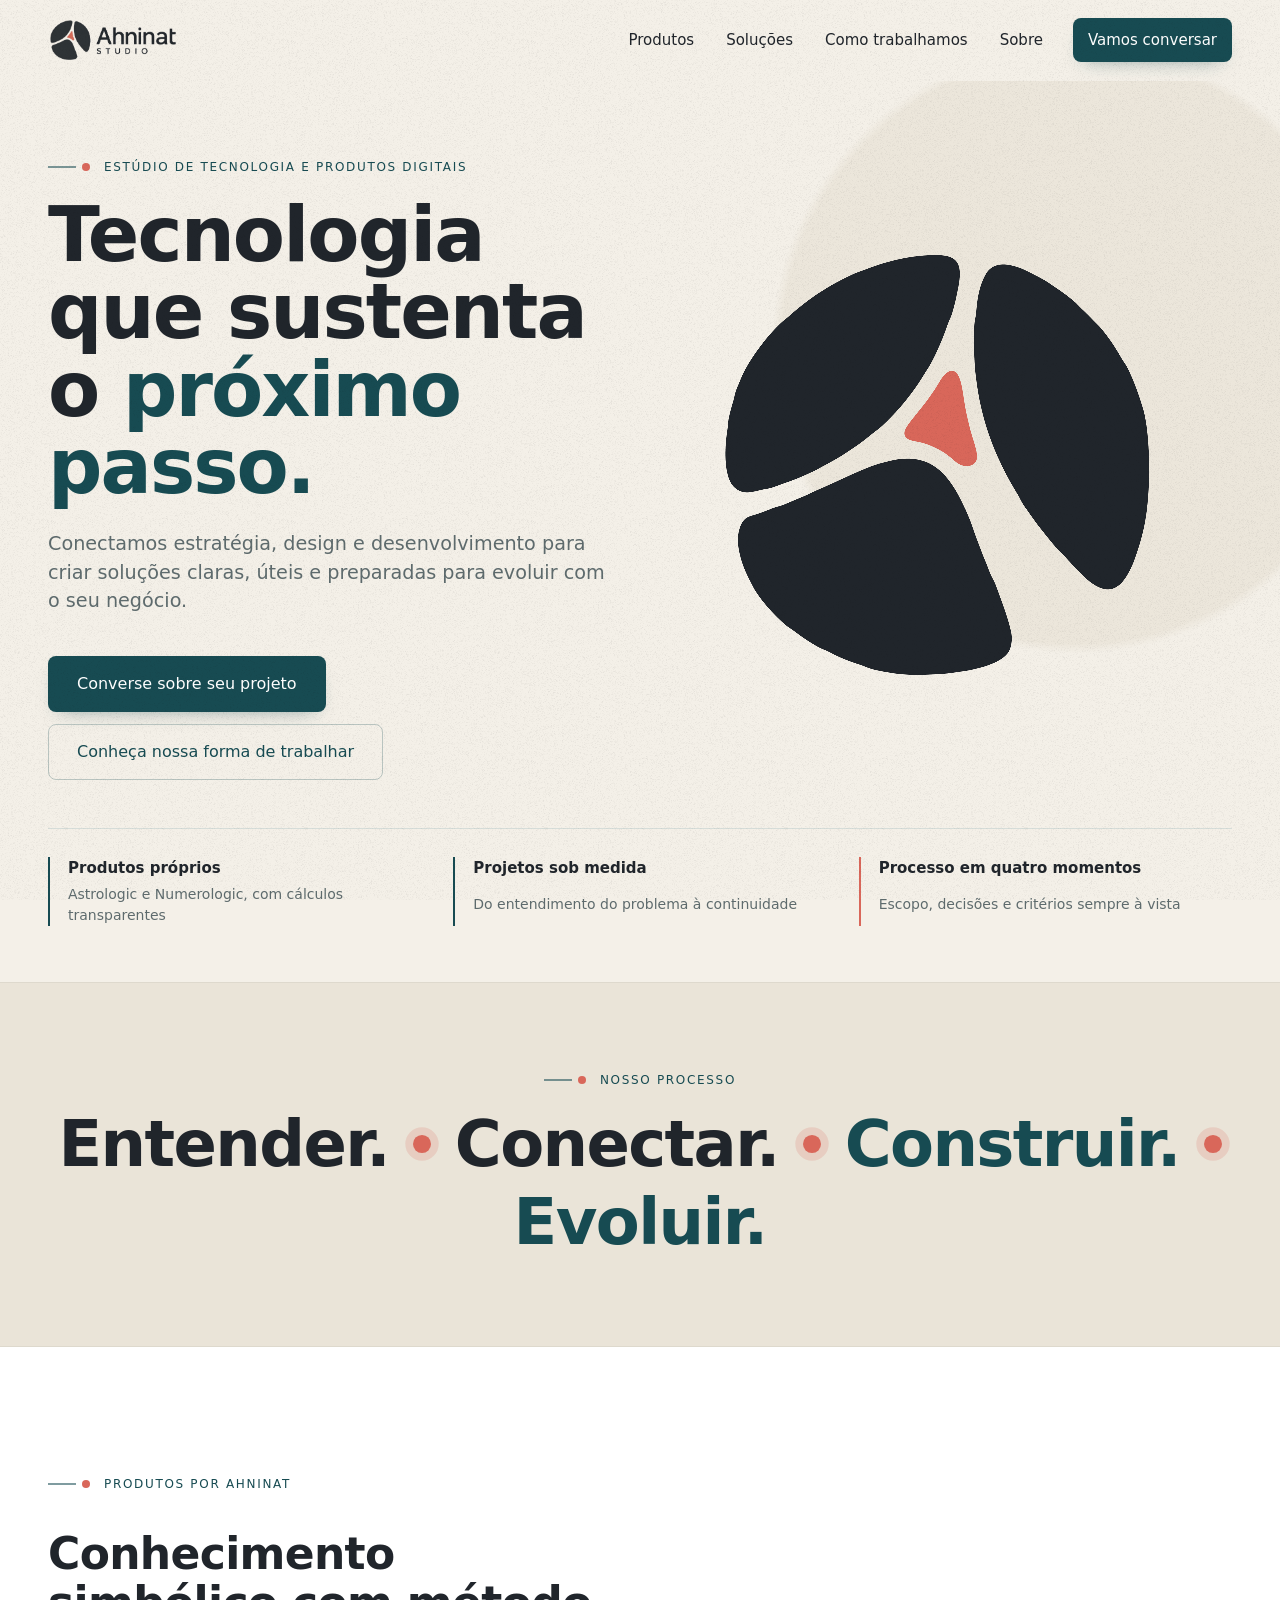
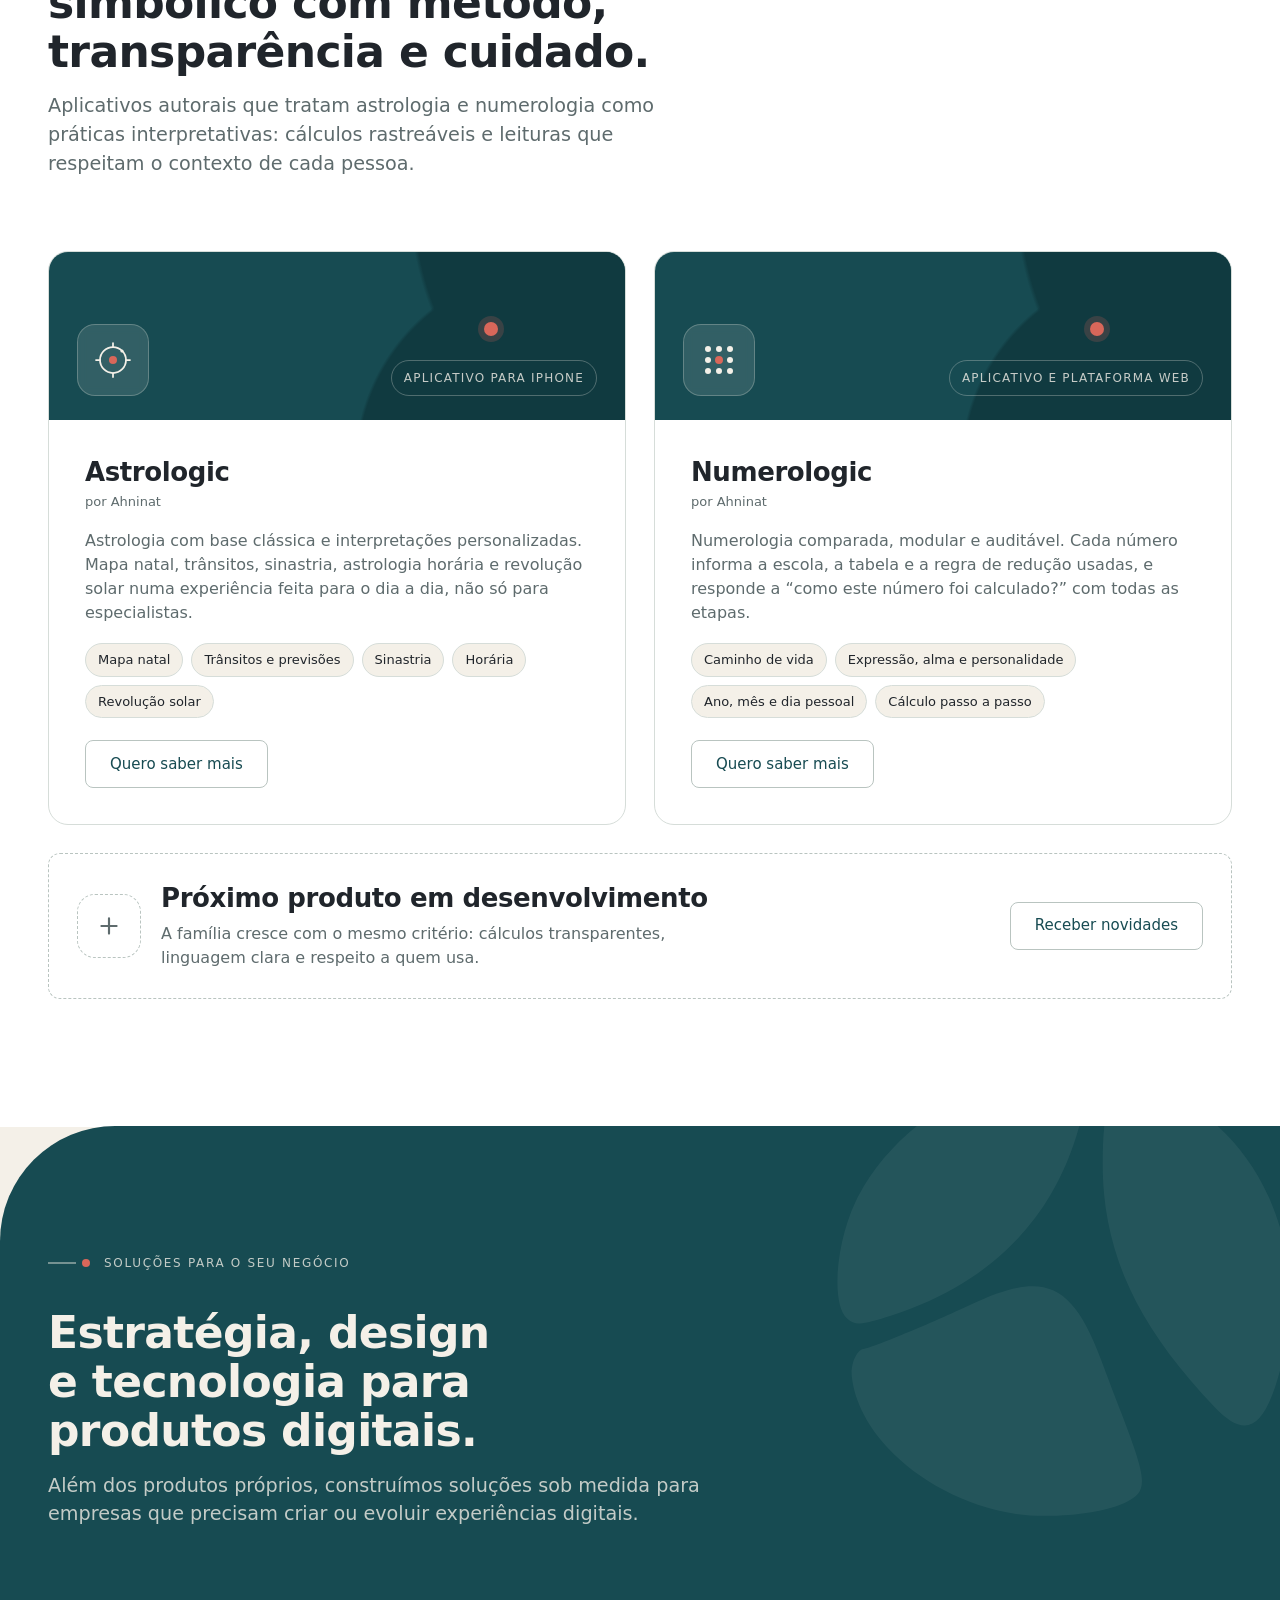
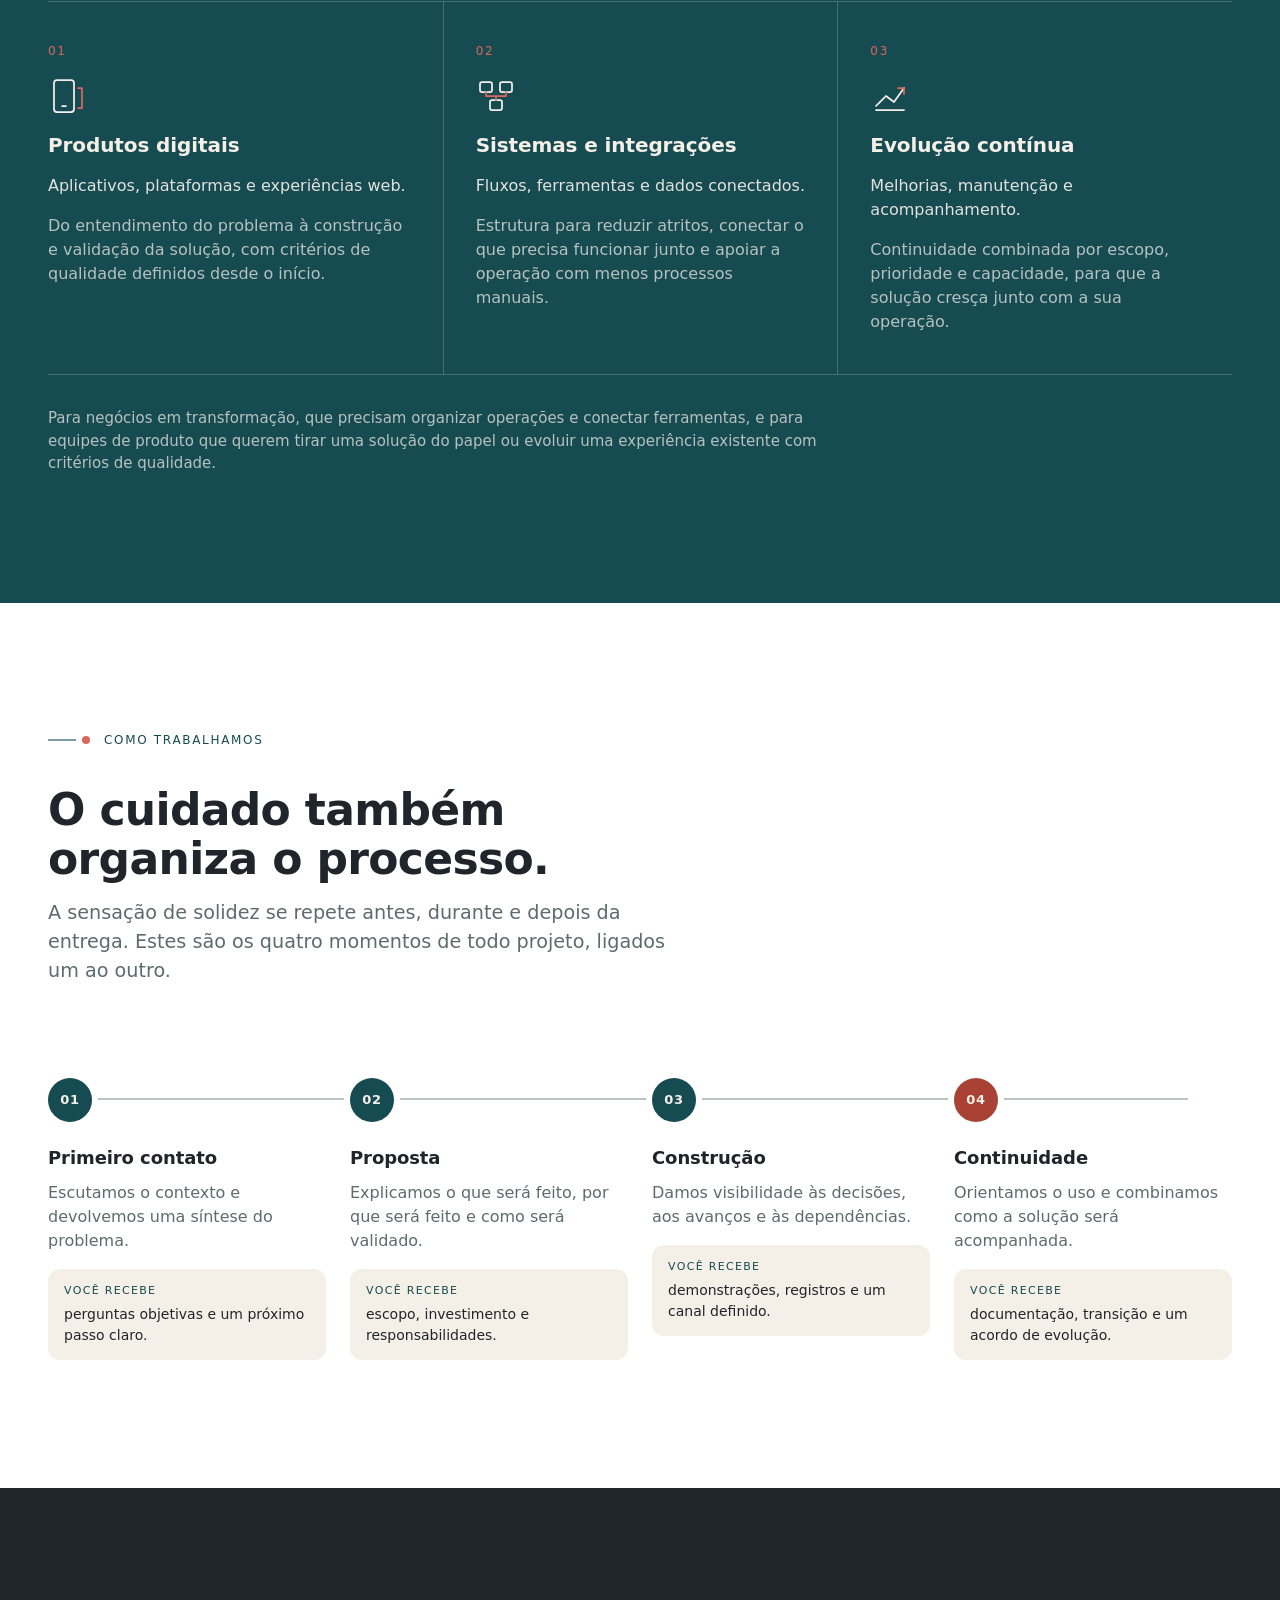
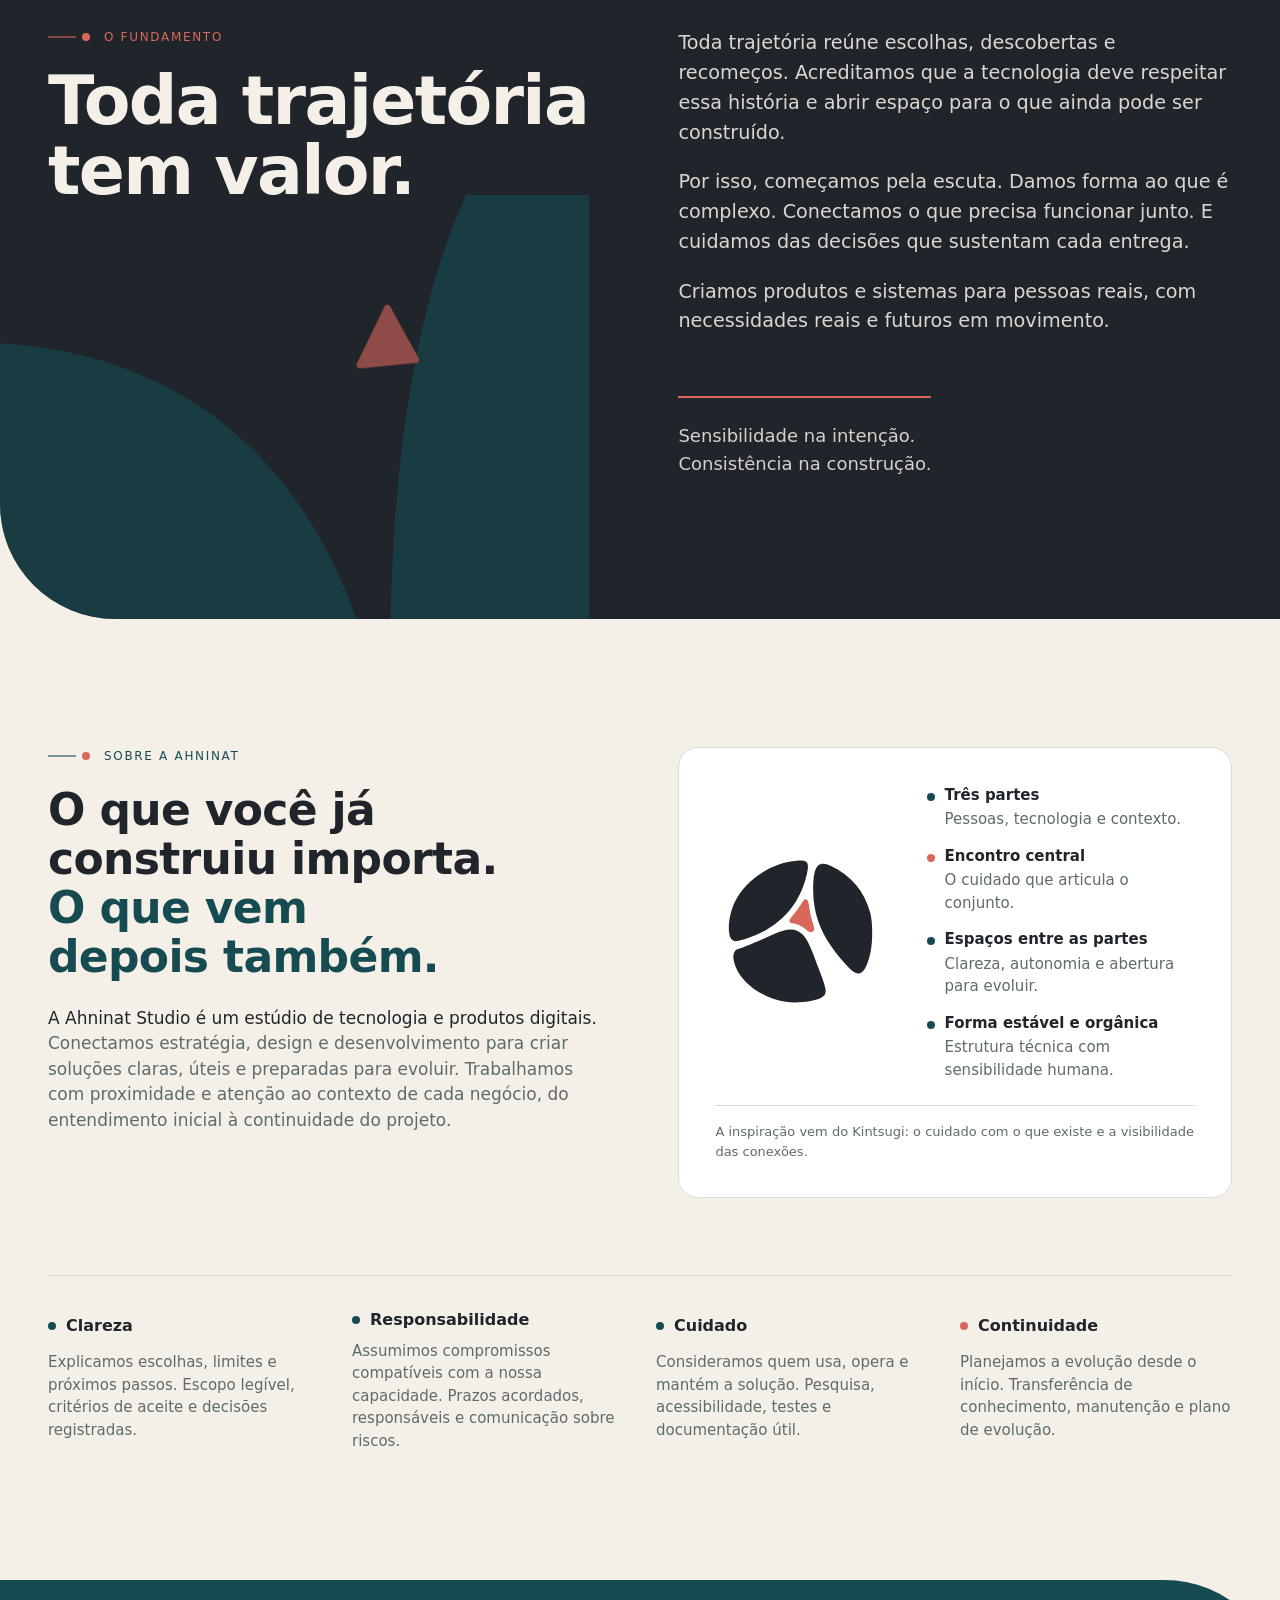
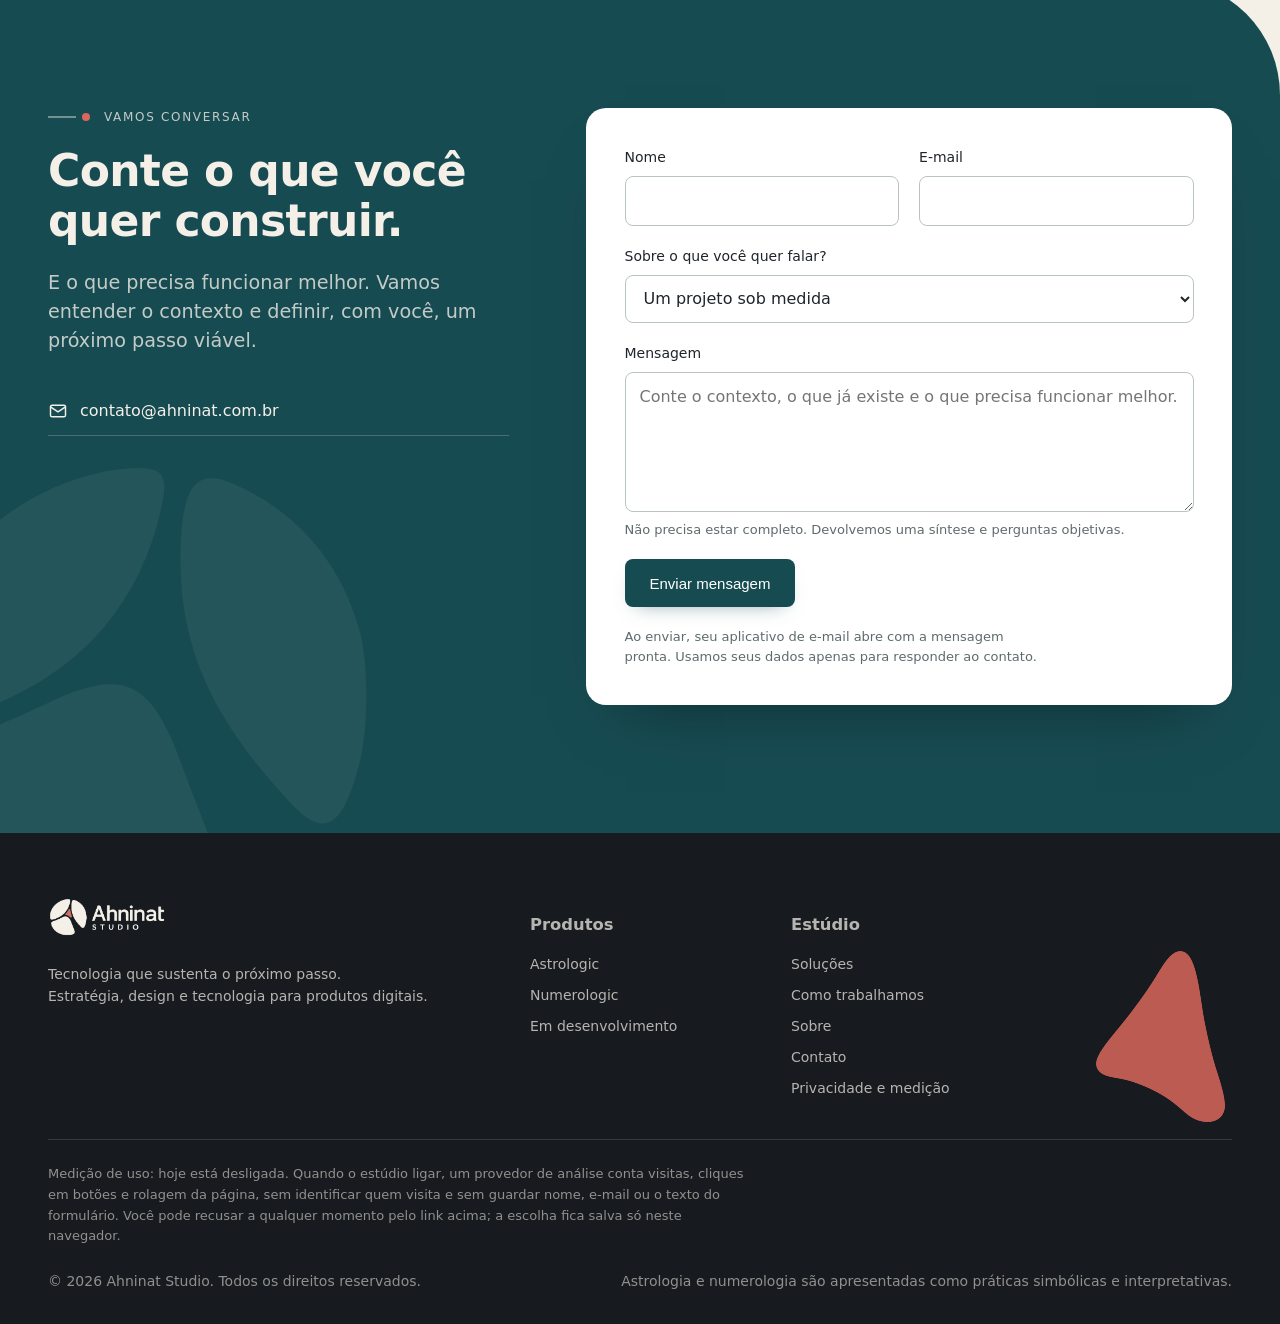
<file: index.html>
<!DOCTYPE html>
<html lang="pt-BR">
<head>
  <meta charset="utf-8">
  <meta name="viewport" content="width=device-width, initial-scale=1, viewport-fit=cover">
  <title>Ahninat Studio | Tecnologia que sustenta o próximo passo</title>
  <meta name="description" content="Estúdio de tecnologia e produtos digitais: estratégia, design e desenvolvimento para soluções sob medida, além do Astrologic e do Numerologic.">
  <meta name="robots" content="index, follow">
  <meta name="theme-color" content="#174B52">
  <link rel="canonical" href="https://bessaq.github.io/ahninat-studio/">
  <link rel="alternate" hreflang="pt-BR" href="https://bessaq.github.io/ahninat-studio/">
  <link rel="alternate" hreflang="x-default" href="https://bessaq.github.io/ahninat-studio/">

  <!-- Verificação de propriedade: cole aqui o código gerado pelo Google Search Console e pelo Bing Webmaster Tools.
       <meta name="google-site-verification" content="COLE_O_CODIGO_AQUI">
       <meta name="msvalidate.01" content="COLE_O_CODIGO_AQUI"> -->

  <meta property="og:type" content="website">
  <meta property="og:locale" content="pt_BR">
  <meta property="og:site_name" content="Ahninat Studio">
  <meta property="og:title" content="Ahninat Studio | Tecnologia que sustenta o próximo passo">
  <meta property="og:description" content="Estúdio de tecnologia e produtos digitais. Estratégia, design e desenvolvimento, do entendimento inicial à continuidade do projeto.">
  <meta property="og:url" content="https://bessaq.github.io/ahninat-studio/">
  <meta property="og:image" content="https://bessaq.github.io/ahninat-studio/assets/og.png">
  <meta property="og:image:width" content="1200">
  <meta property="og:image:height" content="630">
  <meta name="twitter:card" content="summary_large_image">
  <meta name="twitter:title" content="Ahninat Studio | Tecnologia que sustenta o próximo passo">
  <meta name="twitter:description" content="Estúdio de tecnologia e produtos digitais. Estratégia, design e desenvolvimento, do entendimento inicial à continuidade do projeto.">
  <meta name="twitter:image" content="https://bessaq.github.io/ahninat-studio/assets/og.png">

  <link rel="icon" type="image/svg+xml" href="assets/favicon.svg">
  <link rel="apple-touch-icon" href="assets/apple-touch-icon.png">
  <link rel="preconnect" href="https://rsms.me/">
  <link rel="stylesheet" href="https://rsms.me/inter/inter.css">
  <link rel="stylesheet" href="styles.css">

  <script type="application/ld+json">
  {
    "@context": "https://schema.org",
    "@graph": [
      {
        "@type": "Organization",
        "@id": "https://bessaq.github.io/ahninat-studio/#organizacao",
        "name": "Ahninat Studio",
        "alternateName": "Ahninat",
        "url": "https://bessaq.github.io/ahninat-studio/",
        "logo": "https://bessaq.github.io/ahninat-studio/assets/icone-512.png",
        "slogan": "Tecnologia que sustenta o próximo passo.",
        "description": "Estúdio de tecnologia e produtos digitais. Estratégia, design e desenvolvimento para produtos, sistemas e integrações.",
        "areaServed": "BR",
        "knowsAbout": ["Produtos digitais", "Aplicativos", "Sistemas e integrações", "Design de produto", "Astrologia", "Numerologia"]
      },
      {
        "@type": "WebSite",
        "@id": "https://bessaq.github.io/ahninat-studio/#site",
        "url": "https://bessaq.github.io/ahninat-studio/",
        "name": "Ahninat Studio",
        "inLanguage": "pt-BR",
        "publisher": { "@id": "https://bessaq.github.io/ahninat-studio/#organizacao" }
      },
      {
        "@type": "WebPage",
        "@id": "https://bessaq.github.io/ahninat-studio/#pagina",
        "url": "https://bessaq.github.io/ahninat-studio/",
        "name": "Ahninat Studio | Tecnologia que sustenta o próximo passo",
        "description": "Estúdio de tecnologia e produtos digitais: estratégia, design e desenvolvimento para soluções sob medida, além do Astrologic e do Numerologic.",
        "inLanguage": "pt-BR",
        "isPartOf": { "@id": "https://bessaq.github.io/ahninat-studio/#site" },
        "about": { "@id": "https://bessaq.github.io/ahninat-studio/#organizacao" }
      },
      {
        "@type": "SoftwareApplication",
        "@id": "https://bessaq.github.io/ahninat-studio/#astrologic",
        "name": "Astrologic",
        "description": "Astrologia com base clássica e interpretações personalizadas: mapa natal, trânsitos, sinastria, astrologia horária e revolução solar.",
        "applicationCategory": "LifestyleApplication",
        "operatingSystem": "iOS",
        "inLanguage": "pt-BR",
        "creator": { "@id": "https://bessaq.github.io/ahninat-studio/#organizacao" },
        "publisher": { "@id": "https://bessaq.github.io/ahninat-studio/#organizacao" }
      },
      {
        "@type": "SoftwareApplication",
        "@id": "https://bessaq.github.io/ahninat-studio/#numerologic",
        "name": "Numerologic",
        "description": "Numerologia comparada, modular e auditável, com cada número informando a escola, a tabela e a regra de redução usadas.",
        "applicationCategory": "LifestyleApplication",
        "operatingSystem": "Web",
        "inLanguage": "pt-BR",
        "creator": { "@id": "https://bessaq.github.io/ahninat-studio/#organizacao" },
        "publisher": { "@id": "https://bessaq.github.io/ahninat-studio/#organizacao" }
      }
    ]
  }
  </script>
</head>
<body class="js">
<a class="skip-link" href="#conteudo">Ir para o conteúdo</a>

<!-- Símbolo reutilizável: três partes em currentColor, conexão em coral -->
<svg width="0" height="0" style="position:absolute" aria-hidden="true" focusable="false">
  <symbol id="simbolo-ahninat" viewBox="0 0 208 190">
    <path fill="currentColor" d="M 81.539 174.956 C 50.827 170.129 24.033 147.661 21.370 124.500 C 20.798 119.527 23.292 114.000 26.107 114.000 C 28.151 114.000 51.191 104.453 65.389 97.724 C 92.182 85.025 102.701 89.471 113.362 118.000 C 114.698 121.575 118.031 130.350 120.769 137.500 C 130.599 163.169 130.800 166.465 122.788 170.611 C 114.519 174.889 94.517 176.996 81.539 174.956 Z"/>
    <path fill="currentColor" d="M 155.415 135.601 C 126.554 105.433 114.000 78.176 114.000 45.681 C 114.000 17.400 119.236 10.240 134.663 17.424 C 157.927 28.255 173.318 46.556 180.143 71.500 C 183.323 83.123 183.345 106.719 180.187 119.387 C 174.154 143.594 167.333 148.058 155.415 135.601 Z"/>
    <path fill="currentColor" d="M 19.626 102.833 C 13.698 97.670 15.375 75.020 22.832 59.511 C 35.301 33.578 65.811 13.216 95.083 11.290 C 107.818 10.452 109.788 13.187 106.532 27.188 C 97.951 64.099 73.954 89.482 36.000 101.794 C 25.048 105.347 22.685 105.497 19.626 102.833 Z"/>
    <path fill="#D9675A" d="M 106.406 91.896 C 103.259 88.419 96.353 84.885 91.289 84.160 C 84.664 83.213 84.699 81.385 91.499 73.370 C 94.602 69.713 98.516 64.284 100.196 61.307 C 105.272 52.313 108.094 54.125 109.841 67.500 C 110.416 71.900 111.993 78.872 113.347 82.994 C 115.074 88.251 115.528 91.013 114.869 92.244 C 113.565 94.682 108.748 94.484 106.406 91.896 Z"/>
  </symbol>
  <!-- Só as três partes, sem a conexão: marca d'água das seções -->
  <symbol id="partes-ahninat" viewBox="0 0 208 190">
    <path fill="currentColor" d="M 81.539 174.956 C 50.827 170.129 24.033 147.661 21.370 124.500 C 20.798 119.527 23.292 114.000 26.107 114.000 C 28.151 114.000 51.191 104.453 65.389 97.724 C 92.182 85.025 102.701 89.471 113.362 118.000 C 114.698 121.575 118.031 130.350 120.769 137.500 C 130.599 163.169 130.800 166.465 122.788 170.611 C 114.519 174.889 94.517 176.996 81.539 174.956 Z"/>
    <path fill="currentColor" d="M 155.415 135.601 C 126.554 105.433 114.000 78.176 114.000 45.681 C 114.000 17.400 119.236 10.240 134.663 17.424 C 157.927 28.255 173.318 46.556 180.143 71.500 C 183.323 83.123 183.345 106.719 180.187 119.387 C 174.154 143.594 167.333 148.058 155.415 135.601 Z"/>
    <path fill="currentColor" d="M 19.626 102.833 C 13.698 97.670 15.375 75.020 22.832 59.511 C 35.301 33.578 65.811 13.216 95.083 11.290 C 107.818 10.452 109.788 13.187 106.532 27.188 C 97.951 64.099 73.954 89.482 36.000 101.794 C 25.048 105.347 22.685 105.497 19.626 102.833 Z"/>
  </symbol>
</svg>

<header class="topo" id="topo">
  <div class="container topo__linha">
    <a class="marca" href="#inicio">
      <img class="marca__logo" src="assets/logo-horizontal.png" width="802" height="272" alt="Ahninat Studio" decoding="async" fetchpriority="high">
    </a>

    <button class="nav-toggle" type="button" aria-expanded="false" aria-controls="nav" aria-label="Abrir menu">
      <svg class="abrir" viewBox="0 0 24 24" fill="none" stroke="currentColor" stroke-width="2" stroke-linecap="round" aria-hidden="true"><path d="M4 7h16M4 12h16M4 17h16"/></svg>
      <svg class="fechar" viewBox="0 0 24 24" fill="none" stroke="currentColor" stroke-width="2" stroke-linecap="round" aria-hidden="true"><path d="M6 6l12 12M18 6L6 18"/></svg>
    </button>

    <nav class="nav" id="nav" aria-label="Principal">
      <a href="#produtos">Produtos</a>
      <a href="#solucoes">Soluções</a>
      <a href="#processo">Como trabalhamos</a>
      <a href="#sobre">Sobre</a>
      <a class="botao botao--primario" href="#contato">Vamos conversar</a>
    </nav>
  </div>
</header>

<main id="conteudo">

  <!-- HERO -->
  <section class="hero" id="inicio" aria-labelledby="titulo-hero">
    <div class="container hero__grid">
      <div class="hero__texto">
        <p class="eyebrow"><span class="no" aria-hidden="true"></span>Estúdio de tecnologia e produtos digitais</p>
        <h1 class="display" id="titulo-hero">Tecnologia que sustenta o <em>próximo passo.</em></h1>
        <p class="lead">Conectamos estratégia, design e desenvolvimento para criar soluções claras, úteis e preparadas para evoluir com o seu negócio.</p>
        <div class="hero__acoes">
          <a class="botao botao--primario botao--grande" href="#contato">Converse sobre seu projeto</a>
          <a class="botao botao--secundario botao--grande" href="#processo">Conheça nossa forma de trabalhar</a>
        </div>
      </div>

      <!-- O símbolo em escala grande, com o efeito líquido: as partes se encontram e a conexão coral vive. -->
      <div class="hero__logo">
      <svg class="logo-liquido" viewBox="0 0 800 720" role="img"
           aria-label="Símbolo Ahninat: três partes que se encontram em um ponto coral">
        <defs>
          <filter id="liquido" filterUnits="userSpaceOnUse" x="0" y="0" width="800" height="720" color-interpolation-filters="sRGB">
            <feTurbulence id="liquido-ondas" type="fractalNoise" baseFrequency="0.006 0.008" numOctaves="1" seed="11" result="ondas"/>
            <feDisplacementMap id="desloc" in="SourceGraphic" in2="ondas" scale="6" xChannelSelector="R" yChannelSelector="G" result="forma"/>
            <!-- Blur + contraste no alfa unem e separam as gotas como um liquido viscoso. -->
            <feGaussianBlur in="forma" stdDeviation="4.5" result="suave"/>
            <feColorMatrix in="suave" type="matrix" values="1 0 0 0 0  0 1 0 0 0  0 0 1 0 0  0 0 0 20 -9" result="goo"/>
            <feComposite in="forma" in2="goo" operator="atop"/>
          </filter>
        </defs>
        <g class="liquido" filter="url(#liquido)">
          <g transform="translate(25 18) scale(3.6)">
            <g class="liquido__gotas" fill="currentColor" aria-hidden="true">
              <g data-parte="2" data-raio="3.2" data-comprimento="8" data-queda="14" data-periodo="5.8" opacity="0">
                <path/><ellipse rx="0" ry="0"/>
              </g>
              <g data-parte="1" data-raio="3.7" data-comprimento="11" data-queda="13" data-periodo="7.2" opacity="0">
                <path/><ellipse rx="0" ry="0"/>
              </g>
              <g data-parte="0" data-raio="3.5" data-comprimento="7" data-queda="7" data-periodo="8.4" opacity="0">
                <path/><ellipse rx="0" ry="0"/>
              </g>
            </g>
            <g class="liquido__bolha-coral" fill="#D9675A" aria-hidden="true" opacity="0">
              <path/><ellipse rx="0" ry="0"/>
            </g>
            <path fill="currentColor" d="M 81.539 174.956 C 50.827 170.129 24.033 147.661 21.370 124.500 C 20.798 119.527 23.292 114.000 26.107 114.000 C 28.151 114.000 51.191 104.453 65.389 97.724 C 92.182 85.025 102.701 89.471 113.362 118.000 C 114.698 121.575 118.031 130.350 120.769 137.500 C 130.599 163.169 130.800 166.465 122.788 170.611 C 114.519 174.889 94.517 176.996 81.539 174.956 Z"/>
            <path fill="currentColor" d="M 155.415 135.601 C 126.554 105.433 114.000 78.176 114.000 45.681 C 114.000 17.400 119.236 10.240 134.663 17.424 C 157.927 28.255 173.318 46.556 180.143 71.500 C 183.323 83.123 183.345 106.719 180.187 119.387 C 174.154 143.594 167.333 148.058 155.415 135.601 Z"/>
            <path fill="currentColor" d="M 19.626 102.833 C 13.698 97.670 15.375 75.020 22.832 59.511 C 35.301 33.578 65.811 13.216 95.083 11.290 C 107.818 10.452 109.788 13.187 106.532 27.188 C 97.951 64.099 73.954 89.482 36.000 101.794 C 25.048 105.347 22.685 105.497 19.626 102.833 Z"/>
            <path class="conexao" fill="#D9675A" d="M 106.406 91.896 C 103.259 88.419 96.353 84.885 91.289 84.160 C 84.664 83.213 84.699 81.385 91.499 73.370 C 94.602 69.713 98.516 64.284 100.196 61.307 C 105.272 52.313 108.094 54.125 109.841 67.500 C 110.416 71.900 111.993 78.872 113.347 82.994 C 115.074 88.251 115.528 91.013 114.869 92.244 C 113.565 94.682 108.748 94.484 106.406 91.896 Z"/>
          </g>
        </g>
      </svg>
      </div>
    </div>

    <div class="container">
      <ul class="faixa" aria-label="O que a Ahninat oferece">
        <li><strong>Produtos próprios</strong><span>Astrologic e Numerologic, com cálculos transparentes</span></li>
        <li><strong>Projetos sob medida</strong><span>Do entendimento do problema à continuidade</span></li>
        <li><strong>Processo em quatro momentos</strong><span>Escopo, decisões e critérios sempre à vista</span></li>
      </ul>
    </div>
  </section>

  <!-- PALAVRAS -->
  <section class="palavras" aria-label="Nosso processo em quatro verbos">
    <div class="container">
      <p class="eyebrow eyebrow--centro"><span class="no" aria-hidden="true"></span>Nosso processo</p>
      <p class="palavras__lista" data-revelar>
        <span>Entender.</span><i class="palavras__no" aria-hidden="true"></i>
        <span>Conectar.</span><i class="palavras__no" aria-hidden="true"></i>
        <span>Construir.</span><i class="palavras__no" aria-hidden="true"></i>
        <span>Evoluir.</span>
      </p>
    </div>
  </section>

  <!-- PRODUTOS -->
  <section class="secao secao--branco" id="produtos" aria-labelledby="titulo-produtos">
    <div class="container">
      <div class="cabecalho-secao" data-revelar>
        <p class="eyebrow"><span class="no" aria-hidden="true"></span>Produtos por Ahninat</p>
        <h2 class="titulo-secao" id="titulo-produtos">Conhecimento simbólico com método, transparência e cuidado.</h2>
        <p class="lead">Aplicativos autorais que tratam astrologia e numerologia como práticas interpretativas: cálculos rastreáveis e leituras que respeitam o contexto de cada pessoa.</p>
      </div>

      <div class="produtos">
        <article class="produto" data-revelar>
          <div class="produto__cabeca">
            <div class="produto__tile">
              <svg viewBox="0 0 40 40" fill="none" stroke="#F4F0E8" stroke-width="1.75" stroke-linecap="round" stroke-linejoin="round" aria-hidden="true">
                <circle cx="20" cy="20" r="13"/><circle cx="20" cy="20" r="4" fill="#D9675A" stroke="none"/>
                <path d="M20 3v4M20 33v4M3 20h4M33 20h4"/><circle cx="29" cy="11" r="1.6" fill="#F4F0E8" stroke="none"/>
              </svg>
            </div>
            <span class="produto__plataforma">Aplicativo para iPhone</span>
          </div>
          <div class="produto__corpo">
            <div class="produto__nome">
              <h3 class="titulo-card">Astrologic</h3>
              <span class="produto__endosso">por Ahninat</span>
            </div>
            <p class="produto__descricao">Astrologia com base clássica e interpretações personalizadas. Mapa natal, trânsitos, sinastria, astrologia horária e revolução solar numa experiência feita para o dia a dia, não só para especialistas.</p>
            <ul class="chips" aria-label="Recursos do Astrologic">
              <li>Mapa natal</li>
              <li>Trânsitos e previsões</li>
              <li>Sinastria</li>
              <li>Horária</li>
              <li>Revolução solar</li>
            </ul>
            <div class="produto__rodape">
              <a class="botao botao--secundario" href="#contato" data-produto="Astrologic">Quero saber mais</a>
            </div>
          </div>
        </article>

        <article class="produto" data-revelar>
          <div class="produto__cabeca">
            <div class="produto__tile">
              <svg viewBox="0 0 40 40" aria-hidden="true">
                <g fill="#F4F0E8">
                  <circle cx="9" cy="9" r="3"/><circle cx="20" cy="9" r="3"/><circle cx="31" cy="9" r="3"/>
                  <circle cx="9" cy="20" r="3"/><circle cx="31" cy="20" r="3"/>
                  <circle cx="9" cy="31" r="3"/><circle cx="20" cy="31" r="3"/><circle cx="31" cy="31" r="3"/>
                </g>
                <circle cx="20" cy="20" r="4" fill="#D9675A"/>
              </svg>
            </div>
            <span class="produto__plataforma">Aplicativo e plataforma web</span>
          </div>
          <div class="produto__corpo">
            <div class="produto__nome">
              <h3 class="titulo-card">Numerologic</h3>
              <span class="produto__endosso">por Ahninat</span>
            </div>
            <p class="produto__descricao">Numerologia comparada, modular e auditável. Cada número informa a escola, a tabela e a regra de redução usadas, e responde a “como este número foi calculado?” com todas as etapas.</p>
            <ul class="chips" aria-label="Recursos do Numerologic">
              <li>Caminho de vida</li>
              <li>Expressão, alma e personalidade</li>
              <li>Ano, mês e dia pessoal</li>
              <li>Cálculo passo a passo</li>
            </ul>
            <div class="produto__rodape">
              <a class="botao botao--secundario" href="#contato" data-produto="Numerologic">Quero saber mais</a>
            </div>
          </div>
        </article>

        <article class="produto produto--proximo" data-revelar>
          <div class="produto__tile produto__tile--vazio">
            <svg viewBox="0 0 24 24" fill="none" stroke="currentColor" stroke-width="2" stroke-linecap="round" aria-hidden="true"><path d="M12 5v14M5 12h14"/></svg>
          </div>
          <div class="produto__nome">
            <h3 class="titulo-card">Próximo produto em desenvolvimento</h3>
            <p class="produto__descricao">A família cresce com o mesmo critério: cálculos transparentes, linguagem clara e respeito a quem usa.</p>
          </div>
          <a class="botao botao--secundario" href="#contato" data-produto="Parceria">Receber novidades</a>
        </article>
      </div>
    </div>
  </section>

  <!-- SOLUÇÕES -->
  <section class="secao secao--petroleo secao--canto-esquerdo" id="solucoes" aria-labelledby="titulo-solucoes">
    <svg class="marca-dagua marca-dagua--direita" aria-hidden="true"><use href="#partes-ahninat"/></svg>
    <div class="container">
      <div class="cabecalho-secao" data-revelar>
        <p class="eyebrow eyebrow--claro"><span class="no" aria-hidden="true"></span>Soluções para o seu negócio</p>
        <h2 class="titulo-secao" id="titulo-solucoes">Estratégia, design e tecnologia para produtos digitais.</h2>
        <p class="lead">Além dos produtos próprios, construímos soluções sob medida para empresas que precisam criar ou evoluir experiências digitais.</p>
      </div>

      <div class="solucoes">
        <article class="solucao" data-revelar>
          <span class="solucao__numero">01</span>
          <div class="solucao__icone">
            <svg viewBox="0 0 40 40" aria-hidden="true"><rect x="6" y="4" width="20" height="32" rx="3"/><path d="M14 30h4"/><path class="acento" d="M30 12h4v20h-4"/></svg>
          </div>
          <h3 class="titulo-card">Produtos digitais</h3>
          <p class="solucao__resumo">Aplicativos, plataformas e experiências web.</p>
          <p class="solucao__texto">Do entendimento do problema à construção e validação da solução, com critérios de qualidade definidos desde o início.</p>
        </article>
        <article class="solucao" data-revelar>
          <span class="solucao__numero">02</span>
          <div class="solucao__icone">
            <svg viewBox="0 0 40 40" aria-hidden="true"><rect x="4" y="6" width="12" height="10" rx="2"/><rect x="24" y="6" width="12" height="10" rx="2"/><rect x="14" y="24" width="12" height="10" rx="2"/><path class="acento" d="M10 16v4h20v-4M20 20v4"/></svg>
          </div>
          <h3 class="titulo-card">Sistemas e integrações</h3>
          <p class="solucao__resumo">Fluxos, ferramentas e dados conectados.</p>
          <p class="solucao__texto">Estrutura para reduzir atritos, conectar o que precisa funcionar junto e apoiar a operação com menos processos manuais.</p>
        </article>
        <article class="solucao" data-revelar>
          <span class="solucao__numero">03</span>
          <div class="solucao__icone">
            <svg viewBox="0 0 40 40" aria-hidden="true"><path d="M6 30 L16 20 L24 26 L34 12"/><path class="acento" d="M28 12h6v6"/><path d="M6 34h28"/></svg>
          </div>
          <h3 class="titulo-card">Evolução contínua</h3>
          <p class="solucao__resumo">Melhorias, manutenção e acompanhamento.</p>
          <p class="solucao__texto">Continuidade combinada por escopo, prioridade e capacidade, para que a solução cresça junto com a sua operação.</p>
        </article>
      </div>

      <p class="solucoes__nota" data-revelar>Para negócios em transformação, que precisam organizar operações e conectar ferramentas, e para equipes de produto que querem tirar uma solução do papel ou evoluir uma experiência existente com critérios de qualidade.</p>
    </div>
  </section>

  <!-- PROCESSO -->
  <section class="secao secao--branco" id="processo" aria-labelledby="titulo-processo">
    <div class="container">
      <div class="cabecalho-secao" data-revelar>
        <p class="eyebrow"><span class="no" aria-hidden="true"></span>Como trabalhamos</p>
        <h2 class="titulo-secao" id="titulo-processo">O cuidado também organiza o processo.</h2>
        <p class="lead">A sensação de solidez se repete antes, durante e depois da entrega. Estes são os quatro momentos de todo projeto, ligados um ao outro.</p>
      </div>

      <ol class="processo">
        <li class="etapa" data-revelar>
          <span class="etapa__no" aria-hidden="true">01</span>
          <h3 class="titulo-card">Primeiro contato</h3>
          <p class="etapa__texto">Escutamos o contexto e devolvemos uma síntese do problema.</p>
          <p class="etapa__entrega"><span>Você recebe</span>perguntas objetivas e um próximo passo claro.</p>
        </li>
        <li class="etapa" data-revelar>
          <span class="etapa__no" aria-hidden="true">02</span>
          <h3 class="titulo-card">Proposta</h3>
          <p class="etapa__texto">Explicamos o que será feito, por que será feito e como será validado.</p>
          <p class="etapa__entrega"><span>Você recebe</span>escopo, investimento e responsabilidades.</p>
        </li>
        <li class="etapa" data-revelar>
          <span class="etapa__no" aria-hidden="true">03</span>
          <h3 class="titulo-card">Construção</h3>
          <p class="etapa__texto">Damos visibilidade às decisões, aos avanços e às dependências.</p>
          <p class="etapa__entrega"><span>Você recebe</span>demonstrações, registros e um canal definido.</p>
        </li>
        <li class="etapa etapa--coral" data-revelar>
          <span class="etapa__no" aria-hidden="true">04</span>
          <h3 class="titulo-card">Continuidade</h3>
          <p class="etapa__texto">Orientamos o uso e combinamos como a solução será acompanhada.</p>
          <p class="etapa__entrega"><span>Você recebe</span>documentação, transição e um acordo de evolução.</p>
        </li>
      </ol>
    </div>
  </section>

  <!-- MANIFESTO -->
  <section class="manifesto" id="manifesto" aria-labelledby="titulo-manifesto">
    <!-- Campos que se encontram, ao fundo, com a conexão coral -->
    <svg class="manifesto__campos" viewBox="0 0 640 620" preserveAspectRatio="xMinYMax slice" aria-hidden="true">
      <path fill="#174B52" d="M-60 660 V 320 C 150 310 330 410 400 660 Z"/>
      <path fill="#174B52" d="M700 -40 C 500 40 426 300 424 660 H 700 Z"/>
      <path class="campos__conexao" fill="#D9675A" stroke="#D9675A" stroke-width="7" stroke-linejoin="round" d="M 391 344 L 452 338 L 421 282 Z"/>
    </svg>
    <div class="container manifesto__grid">
      <div data-revelar>
        <p class="eyebrow eyebrow--coral"><span class="no" aria-hidden="true"></span>O fundamento</p>
        <h2 class="manifesto__titulo" id="titulo-manifesto">Toda trajetória tem valor.</h2>
      </div>
      <div class="manifesto__texto" data-revelar>
        <p>Toda trajetória reúne escolhas, descobertas e recomeços. Acreditamos que a tecnologia deve respeitar essa história e abrir espaço para o que ainda pode ser construído.</p>
        <p>Por isso, começamos pela escuta. Damos forma ao que é complexo. Conectamos o que precisa funcionar junto. E cuidamos das decisões que sustentam cada entrega.</p>
        <p>Criamos produtos e sistemas para pessoas reais, com necessidades reais e futuros em movimento.</p>
        <p class="manifesto__assinatura">Sensibilidade na intenção.<br>Consistência na construção.</p>
      </div>
    </div>
  </section>

  <!-- SOBRE -->
  <section class="secao" id="sobre" aria-labelledby="titulo-sobre">
    <div class="container">
      <div class="sobre">
        <div data-revelar>
          <p class="eyebrow"><span class="no" aria-hidden="true"></span>Sobre a Ahninat</p>
          <h2 class="titulo-secao" id="titulo-sobre">O que você já construiu importa. <em>O que vem depois também.</em></h2>
          <div class="sobre__texto">
            <p><strong>A Ahninat Studio é um estúdio de tecnologia e produtos digitais.</strong> Conectamos estratégia, design e desenvolvimento para criar soluções claras, úteis e preparadas para evoluir. Trabalhamos com proximidade e atenção ao contexto de cada negócio, do entendimento inicial à continuidade do projeto.</p>
          </div>
        </div>

        <!-- A leitura do símbolo (manual, p. 5) -->
        <div class="leitura" data-revelar>
          <svg class="leitura__simbolo" aria-hidden="true"><use href="#simbolo-ahninat"/></svg>
          <dl class="leitura__itens">
            <div><dt>Três partes</dt><dd>Pessoas, tecnologia e contexto.</dd></div>
            <div><dt>Encontro central</dt><dd>O cuidado que articula o conjunto.</dd></div>
            <div><dt>Espaços entre as partes</dt><dd>Clareza, autonomia e abertura para evoluir.</dd></div>
            <div><dt>Forma estável e orgânica</dt><dd>Estrutura técnica com sensibilidade humana.</dd></div>
          </dl>
          <p class="leitura__nota">A inspiração vem do Kintsugi: o cuidado com o que existe e a visibilidade das conexões.</p>
        </div>
      </div>

      <div class="principios" data-revelar>
        <div class="principio">
          <h3>Clareza</h3>
          <p>Explicamos escolhas, limites e próximos passos. Escopo legível, critérios de aceite e decisões registradas.</p>
        </div>
        <div class="principio">
          <h3>Responsabilidade</h3>
          <p>Assumimos compromissos compatíveis com a nossa capacidade. Prazos acordados, responsáveis e comunicação sobre riscos.</p>
        </div>
        <div class="principio">
          <h3>Cuidado</h3>
          <p>Consideramos quem usa, opera e mantém a solução. Pesquisa, acessibilidade, testes e documentação útil.</p>
        </div>
        <div class="principio">
          <h3>Continuidade</h3>
          <p>Planejamos a evolução desde o início. Transferência de conhecimento, manutenção e plano de evolução.</p>
        </div>
      </div>
    </div>
  </section>

  <!-- CONTATO -->
  <section class="secao secao--petroleo secao--canto-direito" id="contato" aria-labelledby="titulo-contato">
    <svg class="marca-dagua marca-dagua--esquerda" aria-hidden="true"><use href="#partes-ahninat"/></svg>
    <div class="container contato">
      <div data-revelar>
        <p class="eyebrow eyebrow--claro"><span class="no" aria-hidden="true"></span>Vamos conversar</p>
        <h2 class="titulo-secao" id="titulo-contato">Conte o que você quer construir.</h2>
        <p class="lead">E o que precisa funcionar melhor. Vamos entender o contexto e definir, com você, um próximo passo viável.</p>
        <div class="contato__canais">
          <a class="canal" href="#" data-email>
            <svg viewBox="0 0 24 24" aria-hidden="true"><rect x="3" y="5" width="18" height="14" rx="2"/><path d="m3 7 9 6 9-6"/></svg>
            <span data-email-texto></span>
          </a>
          <a class="canal" href="#" target="_blank" rel="noopener" data-instagram>
            <svg viewBox="0 0 24 24" aria-hidden="true"><rect x="3" y="3" width="18" height="18" rx="5"/><circle cx="12" cy="12" r="4"/><circle cx="17.5" cy="6.5" r="0.8" fill="currentColor"/></svg>
            <span>Instagram</span>
          </a>
          <a class="canal" href="#" target="_blank" rel="noopener" data-linkedin>
            <svg viewBox="0 0 24 24" aria-hidden="true"><rect x="3" y="3" width="18" height="18" rx="3"/><path d="M8 10v7M8 7v.01M12 17v-4a2 2 0 0 1 4 0v4M12 10v7"/></svg>
            <span>LinkedIn</span>
          </a>
        </div>
      </div>

      <form class="formulario" id="form-contato" novalidate data-revelar>
        <div class="formulario__linha">
          <div class="campo">
            <label for="nome">Nome</label>
            <input id="nome" name="nome" type="text" autocomplete="name" required>
          </div>
          <div class="campo">
            <label for="email">E-mail</label>
            <input id="email" name="email" type="email" autocomplete="email" required>
          </div>
        </div>
        <div class="campo">
          <label for="assunto">Sobre o que você quer falar?</label>
          <select id="assunto" name="assunto">
            <option value="Projeto sob medida">Um projeto sob medida</option>
            <option value="Astrologic">O Astrologic</option>
            <option value="Numerologic">O Numerologic</option>
            <option value="Parceria">Parceria ou outro assunto</option>
          </select>
        </div>
        <div class="campo">
          <label for="mensagem">Mensagem</label>
          <textarea id="mensagem" name="mensagem" required placeholder="Conte o contexto, o que já existe e o que precisa funcionar melhor."></textarea>
          <span class="campo__ajuda">Não precisa estar completo. Devolvemos uma síntese e perguntas objetivas.</span>
        </div>
        <div class="formulario__rodape">
          <button class="botao botao--primario" type="submit">Enviar mensagem</button>
          <p class="formulario__status" id="form-status" role="status" aria-live="polite"></p>
        </div>
        <p class="formulario__aviso">Ao enviar, seu aplicativo de e-mail abre com a mensagem pronta. Usamos seus dados apenas para responder ao contato.</p>
      </form>
    </div>
  </section>

</main>

<footer class="rodape">
  <!-- A conexão coral, viva como no hero: mesmo filtro gooey, gotas e a ponta que escorre.
       O viewBox (64 × 80) sobra em volta da peça (34 × 45, em x 83..117 e y 51..95) para as gotas caírem. -->
  <svg class="rodape__liquido" viewBox="64 36 64 80" aria-hidden="true" focusable="false">
    <defs>
      <filter id="liquido-rodape" filterUnits="userSpaceOnUse" x="64" y="36" width="64" height="80" color-interpolation-filters="sRGB">
        <feTurbulence type="fractalNoise" baseFrequency="0.09 0.12" numOctaves="1" seed="7" result="ondas"/>
        <feDisplacementMap in="SourceGraphic" in2="ondas" scale="0.6" xChannelSelector="R" yChannelSelector="G" result="forma"/>
        <feGaussianBlur in="forma" stdDeviation="1.25" result="suave"/>
        <feColorMatrix in="suave" type="matrix" values="1 0 0 0 0  0 1 0 0 0  0 0 1 0 0  0 0 0 20 -9" result="goo"/>
        <feComposite in="forma" in2="goo" operator="atop"/>
      </filter>
    </defs>
    <g class="liquido" filter="url(#liquido-rodape)">
      <g>
        <g class="liquido__gotas" fill="currentColor">
          <g data-parte="0" data-raio="2.2" data-comprimento="5" data-queda="8" data-periodo="6.5" opacity="0"><path/><ellipse rx="0" ry="0"/></g>
          <g data-parte="0" data-raio="1.9" data-comprimento="4" data-queda="9" data-periodo="8" opacity="0"><path/><ellipse rx="0" ry="0"/></g>
        </g>
        <g class="liquido__bolha-coral" fill="currentColor" opacity="0"><path/><ellipse rx="0" ry="0"/></g>
        <path class="conexao" fill="currentColor" d="M 106.406 91.896 C 103.259 88.419 96.353 84.885 91.289 84.160 C 84.664 83.213 84.699 81.385 91.499 73.370 C 94.602 69.713 98.516 64.284 100.196 61.307 C 105.272 52.313 108.094 54.125 109.841 67.500 C 110.416 71.900 111.993 78.872 113.347 82.994 C 115.074 88.251 115.528 91.013 114.869 92.244 C 113.565 94.682 108.748 94.484 106.406 91.896 Z"/>
      </g>
    </g>
  </svg>
  <div class="container">
    <div class="rodape__grid">
      <div>
        <a class="marca" href="#inicio">
          <img class="marca__logo" src="assets/logo-horizontal-marfim.png" width="802" height="272" alt="Ahninat Studio" loading="lazy" decoding="async">
        </a>
        <p class="rodape__assinatura">Tecnologia que sustenta o próximo passo.<br>Estratégia, design e tecnologia para produtos digitais.</p>
      </div>
      <div>
        <h3>Produtos</h3>
        <ul>
          <li><a href="#produtos">Astrologic</a></li>
          <li><a href="#produtos">Numerologic</a></li>
          <li><a href="#produtos">Em desenvolvimento</a></li>
        </ul>
      </div>
      <div>
        <h3>Estúdio</h3>
        <ul>
          <li><a href="#solucoes">Soluções</a></li>
          <li><a href="#processo">Como trabalhamos</a></li>
          <li><a href="#sobre">Sobre</a></li>
          <li><a href="#contato">Contato</a></li>
          <li><a href="#privacidade-medicao" id="reabrir-medicao">Privacidade e medição</a></li>
        </ul>
      </div>
    </div>
    <p class="rodape__privacidade" id="privacidade-medicao">Medição de uso: hoje está desligada. Quando o estúdio ligar, um provedor de análise conta visitas, cliques em botões e rolagem da página, sem identificar quem visita e sem guardar nome, e-mail ou o texto do formulário. Você pode recusar a qualquer momento pelo link acima; a escolha fica salva só neste navegador.</p>
    <div class="rodape__legal">
      <span>© <span id="ano">2026</span> Ahninat Studio. Todos os direitos reservados.</span>
      <span>Astrologia e numerologia são apresentadas como práticas simbólicas e interpretativas.</span>
    </div>
  </div>
</footer>

<div class="aviso-medicao" id="aviso-medicao" role="dialog" aria-modal="false" aria-labelledby="aviso-medicao-texto" hidden>
  <div class="container aviso-medicao__caixa">
    <p id="aviso-medicao-texto">Medimos visitas e cliques de forma anônima para entender como o site é usado, sem nome, e-mail ou texto que você escreve. <a href="#privacidade-medicao">Saiba mais</a>.</p>
    <div class="aviso-medicao__acoes">
      <button type="button" class="botao botao--secundario" id="aviso-medicao-recusar">Recusar</button>
      <button type="button" class="botao botao--secundario" id="aviso-medicao-aceitar">Aceitar</button>
    </div>
  </div>
</div>

<script src="main.js" defer></script>
</body>
</html>
</file>
<file: styles.css>
/* Ahninat Studio: estilos.
   Tokens de marca/tokens.json e do Manual de Marca v1.0: paleta, Inter, grid de 8 px,
   cantos 8/12, transições de 180 a 280 ms, coral só como acento. Sistema gráfico: campos
   que se encontram (cantos amplos, marcas d'água do símbolo) e a conexão como acento
   (linha fina + nó coral). */

:root {
  --petroleo: #174B52;
  --petroleo-escuro: #103A40;
  --grafite: #20252B;
  --grafite-escuro: #171b20;
  --marfim: #F4F0E8;
  --marfim-escuro: #EAE4D8;
  --coral: #D9675A;
  --coral-acao: #A94135;
  --branco: #FFFFFF;
  --texto: #20252B;
  --texto-suave: #5E6B6D;
  --borda: #D6DDD9;
  --borda-forte: #B9C4C0;

  --fonte: "Inter", system-ui, -apple-system, "Segoe UI", Roboto, sans-serif;

  --r-controle: 8px;
  --r-card: 12px;
  --r-campo: clamp(56px, 9vw, 128px);

  --t-rapida: 180ms;
  --t-padrao: 240ms;
  --t-lenta: 280ms;
  --ease: cubic-bezier(0.2, 0, 0, 1);

  --largura: 1200px;
  --gutter: clamp(16px, 5vw, 48px);

  color-scheme: light;
}

*, *::before, *::after { box-sizing: border-box; }

html { scroll-behavior: smooth; -webkit-text-size-adjust: 100%; scroll-padding-top: 88px; }

body {
  margin: 0;
  font-family: var(--fonte);
  font-size: 1rem;
  line-height: 1.5;
  color: var(--texto);
  background: var(--marfim);
  font-feature-settings: "cv11", "ss01";
  -webkit-font-smoothing: antialiased;
}
/* Grão de papel sem brilho (manual: textura tátil discreta), por cima de tudo e sem capturar toques */
body::after {
  content: "";
  position: fixed;
  inset: 0;
  z-index: 90;
  pointer-events: none;
  background: url("assets/grao.png") repeat;
  opacity: 0.45;
  mix-blend-mode: multiply;
}

img, svg { display: block; max-width: 100%; }
a { color: inherit; text-decoration: none; }
p { margin: 0; }
ul, ol { margin: 0; padding: 0; list-style: none; }
dl, dd { margin: 0; }

:focus-visible {
  outline: 2px solid var(--coral-acao);
  outline-offset: 3px;
  border-radius: 2px;
}

.skip-link {
  position: absolute; left: 16px; top: -100px;
  background: var(--petroleo); color: var(--branco);
  padding: 8px 16px; border-radius: var(--r-controle); z-index: 100;
}
.skip-link:focus { top: 16px; }

/* ---------- Tipografia ---------- */

.eyebrow {
  display: flex;
  align-items: center;
  font-size: 0.75rem;
  font-weight: 500;
  letter-spacing: 0.14em;
  text-transform: uppercase;
  color: var(--petroleo);
  margin: 0 0 20px;
}
.eyebrow--claro { color: rgba(244, 240, 232, 0.78); }
.eyebrow--coral { color: var(--coral); }
.eyebrow--centro { justify-content: center; }
/* a conexão como acento: linha fina e nó coral antes do rótulo */
.no { display: inline-flex; align-items: center; margin-right: 14px; }
.no::before { content: ""; width: 28px; height: 2px; background: currentColor; opacity: 0.55; }
.no::after { content: ""; width: 8px; height: 8px; border-radius: 50%; background: var(--coral); margin-left: 6px; }

.display {
  font-size: clamp(2.75rem, 6.2vw, 4.75rem);
  line-height: 1.02;
  font-weight: 600;
  letter-spacing: -0.025em;
  margin: 0;
  text-wrap: balance;
}
.display em { font-style: normal; color: var(--petroleo); }
.titulo-secao {
  font-size: clamp(1.875rem, 3.6vw, 2.75rem);
  line-height: 1.12;
  font-weight: 600;
  letter-spacing: -0.015em;
  margin: 0;
  text-wrap: balance;
}
.titulo-secao em { font-style: normal; color: var(--petroleo); }
.secao--petroleo .titulo-secao em { color: var(--coral); }
.titulo-card {
  font-size: 1.25rem;
  line-height: 1.3;
  font-weight: 600;
  margin: 0;
  letter-spacing: -0.005em;
}
.lead {
  font-size: clamp(1.0625rem, 1.5vw, 1.25rem);
  line-height: 1.5;
  color: var(--texto-suave);
  max-width: 34em;
  margin: 24px 0 0;
}

/* ---------- Estrutura ---------- */

.container {
  width: min(100% - 2 * var(--gutter), var(--largura));
  margin-inline: auto;
  position: relative;
}

.secao { position: relative; padding-block: clamp(72px, 10vw, 136px); }
.secao--petroleo { background: var(--petroleo); color: var(--marfim); overflow: hidden; }
.secao--branco { background: var(--branco); }
/* cantos amplos: os campos do sistema gráfico, um por seção */
.secao--canto-esquerdo { border-top-left-radius: var(--r-campo); margin-top: -1px; }
.secao--canto-direito { border-top-right-radius: var(--r-campo); }

.cabecalho-secao {
  display: grid;
  gap: 16px;
  max-width: 44em;
  margin-bottom: clamp(40px, 6vw, 72px);
}
.cabecalho-secao .lead { margin-top: 0; }
.secao--petroleo .lead { color: rgba(244, 240, 232, 0.78); }

/* Marca d'água: as três partes do símbolo, grandes e quase invisíveis */
.marca-dagua {
  position: absolute;
  width: clamp(360px, 44vw, 640px);
  height: auto;
  aspect-ratio: 208 / 190;
  color: var(--marfim);
  opacity: 0.06;
  pointer-events: none;
}
.marca-dagua--direita { right: -6%; top: -8%; }
.marca-dagua--esquerda { left: -10%; bottom: -14%; }
/* Rodapé: só a conexão coral, viva (as três partes já aparecem na seção de contato, à esquerda).
   A caixa do SVG (64 × 80 unidades) é maior que a peça (34 × 45) para as gotas terem onde cair:
   sobram 12 unidades à direita da peça e o centro dela fica 2,5 unidades acima do centro da caixa. */
.rodape__liquido {
  --u: clamp(3.5px, 0.353vw, 5.3px); /* 1 unidade do viewBox: a peça (34 unidades) mede de 120 a 180 px */
  position: absolute;
  right: calc(max(24px, 4%) - 12 * var(--u));
  top: calc(40% + 2.5 * var(--u)); transform: translateY(-50%); /* a ponta de baixo escorre até 10 unidades */
  width: calc(64 * var(--u)); aspect-ratio: 64 / 80;
  color: var(--coral); opacity: 0.85;
  pointer-events: none; /* a caixa transparente passa por cima da coluna Estúdio */
}
.rodape__liquido .conexao { pointer-events: visiblePainted; } /* só a peça sente o ponteiro */

/* Entrada suave ao rolar (o JS acrescenta .revelado; sem JS, tudo aparece) */
@media (prefers-reduced-motion: no-preference) {
  .js [data-revelar] { opacity: 0; transform: translateY(18px); transition: opacity 420ms var(--ease), transform 420ms var(--ease); }
  .js [data-revelar].revelado { opacity: 1; transform: none; }
  .js .processo .etapa:nth-child(2) { transition-delay: 80ms; }
  .js .processo .etapa:nth-child(3) { transition-delay: 160ms; }
  .js .processo .etapa:nth-child(4) { transition-delay: 240ms; }
  .js .solucoes .solucao:nth-child(2) { transition-delay: 80ms; }
  .js .solucoes .solucao:nth-child(3) { transition-delay: 160ms; }
}

/* ---------- Botões ---------- */

.botao {
  display: inline-flex;
  align-items: center;
  justify-content: center;
  gap: 8px;
  min-height: 48px;
  padding: 12px 24px;
  border-radius: var(--r-controle);
  font-weight: 500;
  font-size: 0.9375rem;
  line-height: 1.4;
  border: 1px solid transparent;
  cursor: pointer;
  transition: background-color var(--t-rapida) var(--ease),
              border-color var(--t-rapida) var(--ease),
              color var(--t-rapida) var(--ease),
              transform var(--t-rapida) var(--ease),
              box-shadow var(--t-rapida) var(--ease);
}
.botao:active { transform: translateY(1px); }
.botao--grande { min-height: 56px; padding: 14px 28px; font-size: 1rem; }
.botao--primario { background: var(--petroleo); color: var(--branco); box-shadow: 0 8px 20px -12px rgba(23, 75, 82, 0.6); }
.botao--primario:hover { background: var(--petroleo-escuro); box-shadow: 0 12px 24px -12px rgba(23, 75, 82, 0.7); }
.botao--secundario { background: transparent; color: var(--petroleo); border-color: var(--borda-forte); }
.botao--secundario:hover { border-color: var(--petroleo); background: rgba(23, 75, 82, 0.06); }
.secao--petroleo .botao--secundario { color: var(--marfim); border-color: rgba(244, 240, 232, 0.4); }
.secao--petroleo .botao--secundario:hover { border-color: var(--marfim); background: rgba(244, 240, 232, 0.08); }

/* ---------- Cabeçalho ---------- */

.topo {
  position: sticky;
  top: 0;
  z-index: 50;
  background: rgba(244, 240, 232, 0.9);
  backdrop-filter: saturate(140%) blur(12px);
  -webkit-backdrop-filter: saturate(140%) blur(12px);
  border-bottom: 1px solid transparent;
  transition: border-color var(--t-padrao) var(--ease);
}
.topo.rolou { border-bottom-color: var(--borda); }
.topo__linha {
  display: flex;
  align-items: center;
  justify-content: space-between;
  gap: 24px;
  min-height: 80px;
}
.marca { display: inline-flex; align-items: center; }
.marca__logo { width: auto; height: 44px; }

.nav { display: flex; align-items: center; gap: 4px; }
.nav a {
  position: relative;
  padding: 10px 14px;
  border-radius: var(--r-controle);
  font-size: 0.9375rem;
  font-weight: 500;
  color: var(--texto);
  transition: background-color var(--t-rapida) var(--ease);
}
.nav a:hover { background: rgba(23, 75, 82, 0.07); }
.nav a.ativo:not(.botao) { color: var(--petroleo); }
.nav a.ativo:not(.botao)::after {
  content: ""; position: absolute; left: 14px; right: 14px; bottom: 6px;
  height: 2px; border-radius: 1px; background: var(--coral);
}
.nav .botao { margin-left: 12px; min-height: 44px; padding-block: 10px; color: var(--branco); }
.nav .botao:hover { background: var(--petroleo-escuro); }

.nav-toggle {
  display: none;
  width: 44px; height: 44px;
  border: 1px solid var(--borda-forte);
  background: transparent;
  border-radius: var(--r-controle);
  color: var(--grafite);
  cursor: pointer;
  align-items: center; justify-content: center;
}
.nav-toggle svg { width: 22px; height: 22px; }
.nav-toggle .fechar { display: none; }
.nav-toggle[aria-expanded="true"] .abrir { display: none; }
.nav-toggle[aria-expanded="true"] .fechar { display: block; }

@media (max-width: 900px) {
  .marca__logo { height: 38px; }
  .nav-toggle { display: inline-flex; }
  .nav {
    display: none;
    position: absolute;
    left: 0; right: 0; top: 100%;
    flex-direction: column;
    align-items: stretch;
    gap: 4px;
    padding: 12px var(--gutter) 20px;
    background: var(--marfim);
    border-bottom: 1px solid var(--borda);
  }
  .nav.aberta { display: flex; }
  .nav a { padding: 14px; }
  .nav a.ativo:not(.botao)::after { display: none; }
  .nav .botao { margin: 8px 0 0; }
}

/* ---------- Hero ---------- */

.hero {
  position: relative;
  overflow: hidden;
  padding-block: clamp(40px, 6vw, 80px) clamp(32px, 5vw, 56px);
}
/* um campo de marfim mais fundo atrás do logo, para o símbolo ter chão */
.hero::before {
  content: "";
  position: absolute;
  right: -12vw; top: -10%;
  width: clamp(420px, 56vw, 880px);
  aspect-ratio: 1;
  border-radius: 50%;
  background: radial-gradient(circle at 50% 50%, var(--marfim-escuro) 0 58%, transparent 60%);
  opacity: 0.8;
  pointer-events: none;
}
.hero__grid {
  display: grid;
  grid-template-columns: minmax(0, 6fr) minmax(0, 6fr);
  align-items: center;
  gap: clamp(24px, 4vw, 56px);
  min-height: clamp(460px, 60vh, 680px);
}
.hero__texto { max-width: 38rem; }
.hero__texto .lead { max-width: 30em; }
.hero__acoes {
  display: flex;
  flex-wrap: wrap;
  gap: 12px;
  margin-top: 40px;
}

/* O logo líquido: o filtro fica restrito a este SVG. */
.hero__logo {
  width: min(100%, 620px);
  margin-inline: auto;
  aspect-ratio: 800 / 720;
  color: var(--grafite);
}
.logo-liquido { display: block; width: 100%; height: 100%; }
.liquido .conexao { animation: none; }

@media (prefers-reduced-motion: reduce) {
  .liquido { filter: none; }
  .liquido__gotas,
  .liquido__bolha-coral { display: none; }
}

/* A conexão coral acende quando o campo assenta (seções com os campos ao fundo) */
.campos__conexao, .conexao {
  transform-box: fill-box;
  transform-origin: center;
  animation: conectar 420ms var(--ease) both;
  animation-delay: 950ms;
}
@keyframes conectar {
  from { transform: scale(0.7); opacity: 0.35; }
  to   { transform: scale(1); opacity: 1; }
}

/* Faixa de síntese sob o hero */
.faixa {
  display: grid;
  grid-template-columns: repeat(3, 1fr);
  gap: 24px 32px;
  margin-top: clamp(24px, 4vw, 48px);
  padding-top: 28px;
  border-top: 1px solid var(--borda);
}
.faixa li { display: grid; gap: 4px; padding-left: 18px; border-left: 2px solid var(--petroleo); }
.faixa li:last-child { border-left-color: var(--coral); }
.faixa strong { font-weight: 600; font-size: 0.9375rem; }
.faixa span { font-size: 0.875rem; color: var(--texto-suave); }

@media (max-width: 900px) {
  .hero::before { display: none; } /* o campo de marfim vai para dentro da cena do logo */
  .hero__grid { display: block; min-height: 0; }
  .hero__texto .display { font-size: clamp(2.5rem, 10vw, 3.25rem); }
  .hero__acoes { margin-top: 28px; }
  /* O símbolo em escala grande, encaixado no canto direito: sai pela lateral e mergulha atrás da
     faixa. --marca é a largura do símbolo inteiro; a cena mostra 76% da altura dele e vai de borda
     a borda da tela (margens negativas anulam a folga do container). */
  .hero__logo {
    --marca: min(124vw, 680px);
    position: relative;
    width: auto; aspect-ratio: auto;
    height: calc(var(--marca) * 0.9 * 0.76);
    margin: 20px calc(-1 * var(--gutter)) 0;
    overflow: hidden;
    background: radial-gradient(circle at 70% 60%, var(--marfim-escuro) 0 36%, transparent 38%);
  }
  .hero__logo .logo-liquido {
    position: absolute;
    top: 0; right: calc(var(--marca) * -0.18);
    width: var(--marca); max-width: none; height: calc(var(--marca) * 0.9);
  }
  .faixa { grid-template-columns: 1fr; gap: 16px; margin-top: 0; padding-top: 24px; }
}

/* ---------- Palavras (os quatro verbos) ---------- */

.palavras {
  background: var(--marfim-escuro);
  padding-block: clamp(48px, 7vw, 88px);
  text-align: center;
  border-top: 1px solid rgba(32, 37, 43, 0.06);
  border-bottom: 1px solid rgba(32, 37, 43, 0.06);
}
.palavras__lista {
  display: flex;
  flex-wrap: wrap;
  justify-content: center;
  align-items: center;
  gap: 8px 24px;
  font-size: clamp(1.75rem, 5.6vw, 4rem);
  line-height: 1.1;
  font-weight: 600;
  letter-spacing: -0.025em;
  color: var(--grafite);
}
.palavras__lista span:nth-child(5) { color: var(--petroleo); }
.palavras__lista span:last-child { color: var(--petroleo); }
.palavras__no {
  display: inline-block;
  width: 0.28em; height: 0.28em;
  border-radius: 50%;
  background: var(--coral);
  box-shadow: 0 0 0 0.12em rgba(217, 103, 90, 0.18);
}
/* No celular os quatro verbos viram uma coluna, um por linha, com o nó coral entre eles */
@media (max-width: 560px) {
  .palavras__lista { flex-direction: column; gap: 10px; font-size: 2.5rem; }
  .palavras__no { width: 0.2em; height: 0.2em; }
}

/* ---------- Produtos ---------- */

.produtos {
  display: grid;
  grid-template-columns: repeat(2, 1fr);
  gap: 28px;
}
.produto {
  position: relative;
  background: var(--branco);
  border: 1px solid var(--borda);
  border-radius: 20px;
  overflow: hidden;
  display: grid;
  grid-template-rows: auto 1fr;
  transition: border-color var(--t-padrao) var(--ease), transform var(--t-padrao) var(--ease), box-shadow var(--t-padrao) var(--ease);
}
.produto:hover { border-color: var(--petroleo); transform: translateY(-4px); box-shadow: 0 24px 48px -28px rgba(23, 75, 82, 0.45); }

/* a cabeça do cartão: dois campos de petróleo que se encontram, com o nó coral no encontro */
.produto__cabeca {
  position: relative;
  min-height: 168px;
  padding: 24px 28px;
  display: flex;
  align-items: flex-end;
  justify-content: space-between;
  gap: 16px;
  background:
    radial-gradient(circle at 88% 128%, var(--petroleo-escuro) 0 36%, transparent 36.6%),
    radial-gradient(circle at 118% -34%, var(--petroleo-escuro) 0 44%, transparent 44.6%),
    var(--petroleo);
  color: var(--marfim);
}
.produto__cabeca::after {
  content: "";
  position: absolute;
  right: 22%; top: 42%;
  width: 14px; height: 14px;
  border-radius: 50%;
  background: var(--coral);
  box-shadow: 0 0 0 6px rgba(217, 103, 90, 0.2);
}
.produto__tile {
  width: 72px; height: 72px;
  border-radius: 18px;
  background: rgba(244, 240, 232, 0.12);
  border: 1px solid rgba(244, 240, 232, 0.25);
  display: grid; place-items: center;
  flex-shrink: 0;
  backdrop-filter: blur(4px);
}
.produto__tile svg { width: 40px; height: 40px; }
.produto__plataforma {
  font-size: 0.75rem; font-weight: 500; letter-spacing: 0.1em; text-transform: uppercase;
  color: rgba(244, 240, 232, 0.8);
  padding: 8px 12px; border-radius: 999px; border: 1px solid rgba(244, 240, 232, 0.28);
}
.produto__corpo { display: grid; gap: 18px; padding: clamp(24px, 3vw, 36px); align-content: start; }
.produto__nome { display: grid; gap: 2px; }
.produto__nome .titulo-card { font-size: 1.625rem; letter-spacing: -0.015em; }
.produto__endosso { font-size: 0.8125rem; color: var(--texto-suave); }
.produto__descricao { color: var(--texto-suave); max-width: 36em; }

.chips { display: flex; flex-wrap: wrap; gap: 8px; }
.chips li {
  font-size: 0.8125rem;
  font-weight: 500;
  padding: 6px 12px;
  border-radius: 999px;
  background: var(--marfim);
  border: 1px solid var(--borda);
  color: var(--grafite);
}

.produto__rodape { display: flex; align-items: center; justify-content: flex-start; padding-top: 4px; }

.produto--proximo {
  grid-column: 1 / -1;
  grid-template-rows: none;
  grid-template-columns: auto 1fr auto;
  align-items: center;
  gap: 20px;
  padding: clamp(20px, 3vw, 28px);
  background: transparent;
  border-style: dashed;
  border-color: var(--borda-forte);
  border-radius: var(--r-card);
}
.produto--proximo:hover { border-color: var(--borda-forte); box-shadow: none; transform: none; }
.produto--proximo .produto__tile { background: transparent; border: 1px dashed var(--borda-forte); backdrop-filter: none; width: 64px; height: 64px; }
.produto--proximo .produto__tile svg { width: 26px; height: 26px; color: var(--texto-suave); }
.produto--proximo .produto__nome { gap: 6px; }

@media (max-width: 900px) {
  .produtos { grid-template-columns: 1fr; }
  .produto--proximo { grid-template-columns: auto 1fr; }
  .produto--proximo .botao { grid-column: 1 / -1; }
}
@media (max-width: 560px) {
  .produto--proximo { grid-template-columns: 1fr; }
  .produto__cabeca { min-height: 140px; }
}

/* ---------- Soluções ---------- */

.solucoes {
  display: grid;
  grid-template-columns: repeat(3, 1fr);
  border-top: 1px solid rgba(244, 240, 232, 0.22);
}
.solucao {
  position: relative;
  padding: 40px 32px 40px 0;
  border-bottom: 1px solid rgba(244, 240, 232, 0.22);
  display: grid;
  gap: 16px;
  align-content: start;
}
.solucao + .solucao { padding-left: 32px; border-left: 1px solid rgba(244, 240, 232, 0.22); }
.solucao__numero {
  font-size: 0.75rem; font-weight: 500; letter-spacing: 0.14em;
  color: var(--coral); font-variant-numeric: tabular-nums;
}
.solucao__icone { width: 40px; height: 40px; color: var(--marfim); }
.solucao__icone svg { width: 40px; height: 40px; stroke: currentColor; fill: none; stroke-width: 1.75; stroke-linecap: round; stroke-linejoin: round; }
.solucao__icone .acento { stroke: var(--coral); }
.solucao .titulo-card { color: var(--marfim); }
.solucao__resumo { font-weight: 500; color: rgba(244, 240, 232, 0.92); }
.solucao__texto { color: rgba(244, 240, 232, 0.72); }
.solucoes__nota { margin-top: 32px; max-width: 52em; color: rgba(244, 240, 232, 0.72); font-size: 0.9375rem; }

@media (max-width: 900px) {
  .solucoes { grid-template-columns: 1fr; }
  .solucao { padding: 32px 0; }
  .solucao + .solucao { padding-left: 0; border-left: 0; }
}

/* ---------- Processo (quatro momentos ligados por uma linha com nós) ---------- */

.processo {
  position: relative;
  display: grid;
  grid-template-columns: repeat(4, 1fr);
  gap: 24px;
  padding-top: 20px;
}
/* a linha que liga os nós */
.processo::before {
  content: "";
  position: absolute;
  left: 44px; right: 44px; top: 40px;
  height: 2px;
  background: var(--borda-forte);
}
.etapa {
  position: relative;
  display: grid;
  gap: 12px;
  align-content: start;
}
.etapa__no {
  display: grid; place-items: center;
  width: 44px; height: 44px;
  border-radius: 50%;
  background: var(--petroleo);
  color: var(--marfim);
  font-size: 0.8125rem; font-weight: 600; letter-spacing: 0.06em;
  font-variant-numeric: tabular-nums;
  box-shadow: 0 0 0 6px var(--branco);
  position: relative;
  margin-bottom: 12px;
}
.etapa--coral .etapa__no { background: var(--coral-acao); }
.etapa .titulo-card { font-size: 1.125rem; }
.etapa__texto { color: var(--texto-suave); }
.etapa__entrega {
  margin-top: 4px;
  padding: 14px 16px;
  background: var(--marfim);
  border-radius: var(--r-card);
  font-size: 0.875rem;
  color: var(--grafite);
}
.etapa__entrega span { display: block; font-size: 0.6875rem; letter-spacing: 0.12em; text-transform: uppercase; color: var(--petroleo); margin-bottom: 4px; font-weight: 500; }

@media (max-width: 1000px) {
  .processo { grid-template-columns: 1fr; gap: 32px; padding-left: 22px; padding-top: 0; }
  .processo::before { left: 21px; right: auto; top: 0; bottom: 0; width: 2px; height: auto; }
  .etapa { padding-left: 44px; }
  .etapa__no { position: absolute; left: -22px; top: -2px; margin: 0; }
}

/* ---------- Manifesto ---------- */

.manifesto {
  position: relative;
  overflow: hidden;
  background: var(--grafite);
  color: var(--marfim);
  padding-block: clamp(80px, 11vw, 152px);
  border-bottom-left-radius: var(--r-campo);
}
/* os campos ficam embaixo do título, à esquerda, sem passar por trás do texto */
.manifesto__campos {
  position: absolute;
  left: 0; bottom: 0;
  width: min(46%, 620px);
  height: 58%;
  opacity: 0.6;
  pointer-events: none;
}
.manifesto__grid {
  display: grid;
  grid-template-columns: 6fr 6fr;
  gap: clamp(32px, 6vw, 96px);
  align-items: start;
  min-height: 420px;
}
.manifesto__titulo {
  font-size: clamp(2.5rem, 5.6vw, 4.25rem);
  line-height: 1.02;
  font-weight: 600;
  letter-spacing: -0.025em;
  margin: 0;
  text-wrap: balance;
}
.manifesto__assinatura {
  margin-top: 40px;
  padding-top: 24px;
  border-top: 2px solid var(--coral);
  width: fit-content;
  font-size: 1.125rem;
  color: rgba(244, 240, 232, 0.85);
}
.manifesto__texto { display: grid; gap: 20px; font-size: clamp(1.0625rem, 1.5vw, 1.25rem); line-height: 1.55; color: rgba(244, 240, 232, 0.88); max-width: 32em; }

@media (max-width: 900px) {
  .manifesto { padding-bottom: clamp(200px, 40vw, 280px); }
  .manifesto__grid { grid-template-columns: 1fr; min-height: 0; }
  .manifesto__campos { width: 100%; height: clamp(180px, 36vw, 260px); opacity: 0.5; }
}

/* ---------- Sobre ---------- */

.sobre {
  display: grid;
  grid-template-columns: 6fr 6fr;
  gap: clamp(32px, 6vw, 96px);
  align-items: start;
}
.sobre__texto { display: grid; gap: 20px; max-width: 40em; margin-top: 24px; }
.sobre__texto p { color: var(--texto-suave); font-size: 1.0625rem; }
.sobre__texto p strong { color: var(--grafite); font-weight: 500; }

/* a leitura do símbolo */
.leitura {
  display: grid;
  grid-template-columns: auto 1fr;
  gap: 24px 32px;
  align-items: center;
  padding: clamp(24px, 3vw, 36px);
  background: var(--branco);
  border: 1px solid var(--borda);
  border-radius: 20px;
}
.leitura__simbolo { width: clamp(120px, 14vw, 180px); height: auto; aspect-ratio: 208 / 190; color: var(--grafite); }
.leitura__itens { display: grid; gap: 14px; }
.leitura__itens div { display: grid; gap: 2px; padding-left: 18px; position: relative; }
.leitura__itens div::before { content: ""; position: absolute; left: 0; top: 9px; width: 8px; height: 8px; border-radius: 50%; background: var(--petroleo); }
.leitura__itens div:nth-child(2)::before { background: var(--coral); }
.leitura__itens dt { font-weight: 600; font-size: 0.9375rem; color: var(--grafite); }
.leitura__itens dd { font-size: 0.9375rem; color: var(--texto-suave); }
.leitura__nota { grid-column: 1 / -1; font-size: 0.8125rem; color: var(--texto-suave); padding-top: 16px; border-top: 1px solid var(--borda); }

.principios {
  margin-top: clamp(48px, 6vw, 80px);
  display: grid;
  grid-template-columns: repeat(4, 1fr);
  gap: 24px 32px;
  padding-top: 32px;
  border-top: 1px solid var(--borda);
}
.principio { display: grid; gap: 8px; }
.principio h3 { margin: 0; font-size: 1rem; font-weight: 600; display: flex; align-items: center; gap: 10px; }
.principio h3::before { content: ""; width: 8px; height: 8px; border-radius: 50%; background: var(--petroleo); flex-shrink: 0; }
.principio:last-child h3::before { background: var(--coral); }
.principio p { font-size: 0.9375rem; color: var(--texto-suave); }

@media (max-width: 900px) {
  .sobre { grid-template-columns: 1fr; }
  .principios { grid-template-columns: repeat(2, 1fr); }
}
@media (max-width: 560px) {
  .principios { grid-template-columns: 1fr; }
  .leitura { grid-template-columns: 1fr; justify-items: start; }
}

/* ---------- Contato ---------- */

.contato {
  display: grid;
  grid-template-columns: 5fr 7fr;
  gap: clamp(32px, 6vw, 96px);
  align-items: start;
}
.contato__canais { display: grid; gap: 4px; margin-top: 32px; }
.canal {
  display: flex; align-items: center; gap: 12px;
  color: var(--marfim); font-weight: 500;
  padding: 12px 0;
  min-height: 44px;
  border-bottom: 1px solid rgba(244, 240, 232, 0.22);
}
.canal svg { width: 20px; height: 20px; stroke: currentColor; fill: none; stroke-width: 1.75; stroke-linecap: round; stroke-linejoin: round; flex-shrink: 0; }
.canal:hover { color: var(--branco); }
.canal[hidden] { display: none; }

.formulario {
  background: var(--branco);
  color: var(--texto);
  border-radius: 20px;
  padding: clamp(24px, 3vw, 40px);
  display: grid;
  gap: 20px;
  box-shadow: 0 32px 64px -40px rgba(0, 0, 0, 0.5);
}
.campo { display: grid; gap: 8px; }
.campo label { font-size: 0.875rem; font-weight: 500; }
.campo input, .campo textarea, .campo select {
  font: inherit;
  font-size: 1rem;
  color: var(--texto);
  background: var(--branco);
  border: 1px solid var(--borda-forte);
  border-radius: var(--r-controle);
  padding: 12px 14px;
  min-height: 48px;
  width: 100%;
  transition: border-color var(--t-rapida) var(--ease), box-shadow var(--t-rapida) var(--ease);
}
.campo textarea { min-height: 140px; resize: vertical; }
.campo input:focus, .campo textarea:focus, .campo select:focus {
  outline: none;
  border-color: var(--petroleo);
  box-shadow: 0 0 0 3px rgba(23, 75, 82, 0.15);
}
.campo__ajuda { font-size: 0.8125rem; color: var(--texto-suave); }
.formulario__linha { display: grid; grid-template-columns: 1fr 1fr; gap: 20px; }
.formulario__rodape { display: flex; flex-wrap: wrap; align-items: center; gap: 16px; }
.formulario__aviso { font-size: 0.8125rem; color: var(--texto-suave); max-width: 32em; }
.formulario__status { font-size: 0.9375rem; font-weight: 500; color: var(--petroleo); }

@media (max-width: 900px) { .contato { grid-template-columns: 1fr; } }
@media (max-width: 560px) { .formulario__linha { grid-template-columns: 1fr; } }

/* ---------- Rodapé ---------- */

.rodape {
  position: relative;
  overflow: hidden;
  background: var(--grafite-escuro);
  color: rgba(244, 240, 232, 0.72);
  padding-block: 64px 32px;
  font-size: 0.875rem;
}
.rodape__grid {
  display: grid;
  grid-template-columns: 2fr 1fr 1fr 180px; /* a última coluna fica vazia: é o lugar da peça coral */
  gap: 40px;
  padding-bottom: 40px;
  border-bottom: 1px solid rgba(244, 240, 232, 0.14);
}
.rodape .marca__logo { height: 40px; }
.rodape__assinatura { margin-top: 20px; max-width: 28em; line-height: 1.6; }
.rodape h4 {
  margin: 0 0 16px;
  font-size: 0.75rem; font-weight: 500;
  letter-spacing: 0.14em; text-transform: uppercase;
  color: rgba(244, 240, 232, 0.55);
}
.rodape ul { display: grid; gap: 10px; }
.rodape a:hover { color: var(--marfim); }
.rodape__legal {
  padding-top: 24px;
  display: flex; flex-wrap: wrap; justify-content: space-between; gap: 8px 24px;
  color: rgba(244, 240, 232, 0.55);
}
.rodape__privacidade {
  margin-top: 24px;
  max-width: 54em;
  line-height: 1.6;
  font-size: 0.8125rem;
  color: rgba(244, 240, 232, 0.55);
}
.rodape__privacidade a { text-decoration: underline; text-underline-offset: 2px; }
.rodape__privacidade a:hover { color: var(--marfim); }

@media (max-width: 700px) { .rodape__grid { grid-template-columns: 1fr; gap: 32px; } }

/* ---------- Faixa de consentimento de medição ---------- */

.aviso-medicao {
  position: fixed;
  left: 0; right: 0; bottom: 0;
  z-index: 95;
  background: var(--grafite-escuro);
  color: var(--marfim);
  border-top: 1px solid rgba(244, 240, 232, 0.14);
  box-shadow: 0 -12px 24px -16px rgba(0, 0, 0, 0.4);
}
.aviso-medicao__caixa {
  padding-block: 16px;
  display: flex;
  flex-wrap: wrap;
  align-items: center;
  justify-content: space-between;
  gap: 12px 24px;
}
.aviso-medicao__caixa p {
  margin: 0;
  font-size: 0.875rem;
  line-height: 1.5;
  color: rgba(244, 240, 232, 0.85);
  max-width: 60ch;
}
.aviso-medicao__caixa a { text-decoration: underline; text-underline-offset: 2px; }
.aviso-medicao__caixa a:hover { color: var(--marfim); }
.aviso-medicao__acoes { display: flex; gap: 12px; flex-shrink: 0; }
.aviso-medicao .botao--secundario { color: var(--marfim); border-color: rgba(244, 240, 232, 0.4); min-height: 44px; }
.aviso-medicao .botao--secundario:hover { border-color: var(--marfim); background: rgba(244, 240, 232, 0.08); }

@media (max-width: 560px) { .aviso-medicao__caixa { flex-direction: column; align-items: stretch; } .aviso-medicao__acoes { justify-content: flex-end; } }

/* ---------- Movimento ---------- */

@media (prefers-reduced-motion: reduce) {
  html { scroll-behavior: auto; }
  *, *::before, *::after {
    animation-duration: 0.01ms !important;
    animation-iteration-count: 1 !important;
    transition-duration: 0.01ms !important;
  }
}
</file>
